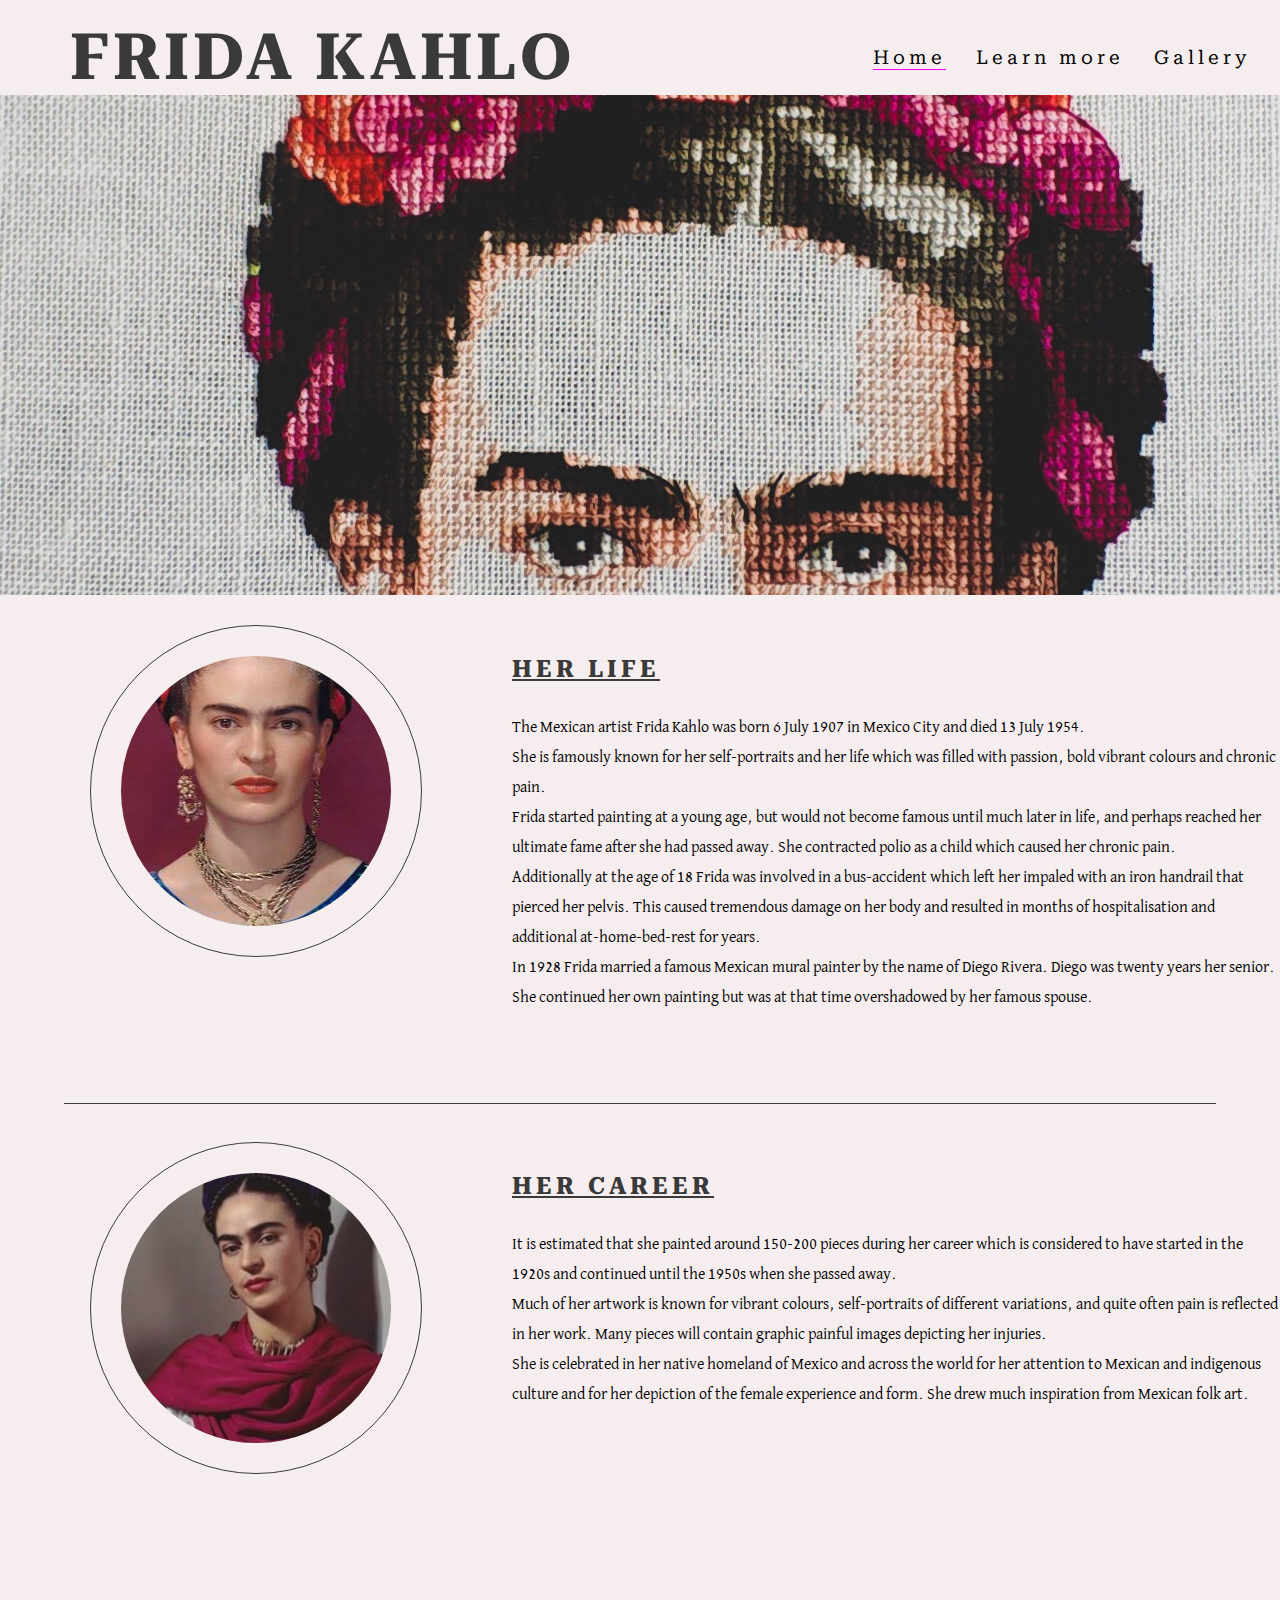
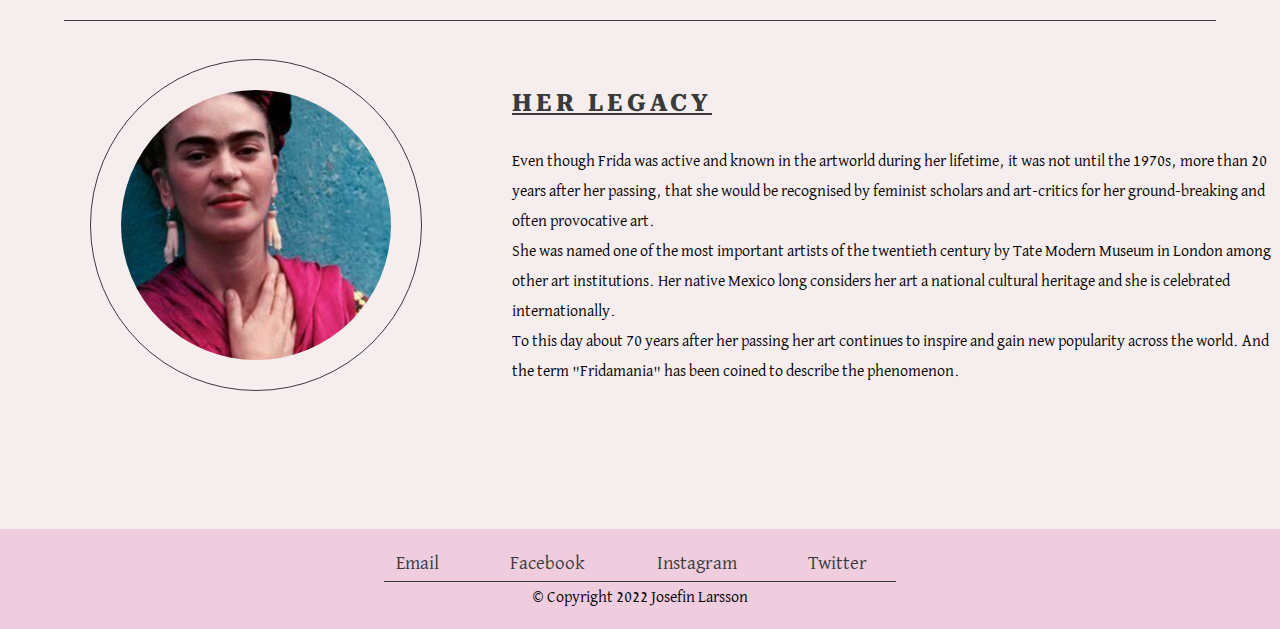
<file: index.html>
<!DOCTYPE html>
<html lang="en">

<head>
    <meta charset="UTF-8">
    <meta http-equiv="X-UA-Compatible" content="IE=edge">
    <meta name="viewport" content="width=device-width, initial-scale=1.0">
    <meta name="description" content="A website about the artist Frida Kahlo">
    <meta name="keywords" content="frida kahlo, art, artist, mexican artist, female artist">

    <link rel="stylesheet" href="assets/css/style.css">
    <title>Frida Kahlo</title>
</head>

<body>

    <header>

        <a href="index.html">
            <h1 id="logo">Frida Kahlo</h1>
        </a>

        <nav id="menu">
            <ul>
                <li>
                    <a href="gallery.html">Gallery</a>
                </li>
                <li>
                    <a href="about.html">Learn more</a>
                </li>
                <li>
                    <a href="index.html" class="active">Home</a>
                </li>
            </ul>
        </nav>

    </header>

    <div id="hero-outer">
        <div id="hero-image"></div>
    </div>

    <section class="intro">

        <div class="left-intro">
            <div class="circle-container">
                <div id="circle-cover-bg-a">
                </div>
            </div>
        </div>
        <div class="right-intro">
            <h2>Her Life</h2>
            <div class="intro-p">
                <p> The Mexican artist Frida Kahlo was born 6 July 1907 in Mexico City and died 13 July 1954.
                    <br>She is famously known for her self-portraits and her life which was
                    filled with passion, bold vibrant colours and chronic pain.
                    <br>
                    Frida started painting at a young age, but would not become famous until much later in life,
                    and perhaps reached her ultimate fame after
                    she had passed away.
                    She contracted polio as a child which caused her chronic pain.
                    <br>
                    Additionally at the
                    age of 18 Frida was involved in a bus-accident which left her impaled with an iron
                    handrail that pierced her pelvis. This caused tremendous damage on her body and resulted in
                    months of hospitalisation and additional at-home-bed-rest for years.
                    <br>
                    In 1928 Frida married a famous Mexican mural painter by the name of Diego Rivera. Diego was twenty
                    years her senior. She continued her own painting but was at that time overshadowed by her famous
                    spouse.
                </p>
            </div>
        </div>

    </section>
    <hr class="intro-hr">
    <section class="intro">

        <div class="left-intro">
            <div class="circle-container">
                <div id="circle-cover-bg-b">
                </div>
            </div>
        </div>

        <div class="right-intro">
            <h2>Her Career</h2>
            <div class="intro-p">
                <p>It is estimated that she painted around 150-200 pieces during her career which is considered to have
                    started in the 1920s and continued until the 1950s when she passed away.
                    <br>Much of her artwork is known for vibrant colours, self-portraits of different variations, and
                    quite often pain is reflected in her work. Many pieces will contain graphic painful images depicting
                    her
                    injuries.
                    <br>
                    She is celebrated in her native homeland of Mexico and across the world for her attention to
                    Mexican and indigenous culture and for her depiction of the female experience and form. She drew
                    much inspiration from Mexican folk art.
                </p>
            </div>
        </div>

    </section>
    <hr class="intro-hr">
    <section class="intro">

        <div class="left-intro">
            <div class="circle-container">
                <div id="circle-cover-bg-c">
                </div>
            </div>
        </div>

        <div class="right-intro">
            <h2>Her Legacy</h2>
            <div class="intro-p">
                <p> Even though Frida was active and known in the artworld during her lifetime, it was not until the
                    1970s, more than 20 years after her passing, that she would be recognised by feminist scholars and
                    art-critics for her ground-breaking and often provocative art.
                    <br>
                    She was named one of the most important artists of the twentieth century by Tate Modern Museum
                    in London among other art institutions. Her native Mexico long considers her art a national cultural
                    heritage and
                    she is celebrated internationally.
                    <br>
                    To this day about 70 years after her passing her art continues to inspire and gain new popularity
                    across the world. And the term "Fridamania" has been coined to describe the phenomenon.
                </p>
            </div>
        </div>

    </section>

    <footer>
        <ul id="contact-social-copy">
            <li>
                <a href="mailto:sjl.web.test@gmail.com" target="_blank" rel="noopener"
                    aria-label="Send us an Email (opens in a new tab)">Email</a>
            </li>
            <li>
                <a href="https://www.facebook.com/fridakahlo" target="_blank" rel="noopener"
                    aria-label="Visit Frida Kahlo Facebook page (opens in a new tab)">Facebook</a>
            </li>
            <li>
                <a href="https://www.instagram.com/fridakahlo/" target="_blank" rel="noopener"
                    aria-label="Visit Frida Kahlo Instagram page (opens in a new tab)">Instagram</a>
            </li>
            <li>
                <a href="https://twitter.com" target="_blank" rel="noopener"
                    aria-label="Visit our Twitter page (opens in a new tab)">Twitter</a>
            </li>

        </ul>
        <hr class="footer-hr">
        <p>&copy; Copyright 2022 Josefin Larsson</p>
    </footer>

</body>

</html>
</file>
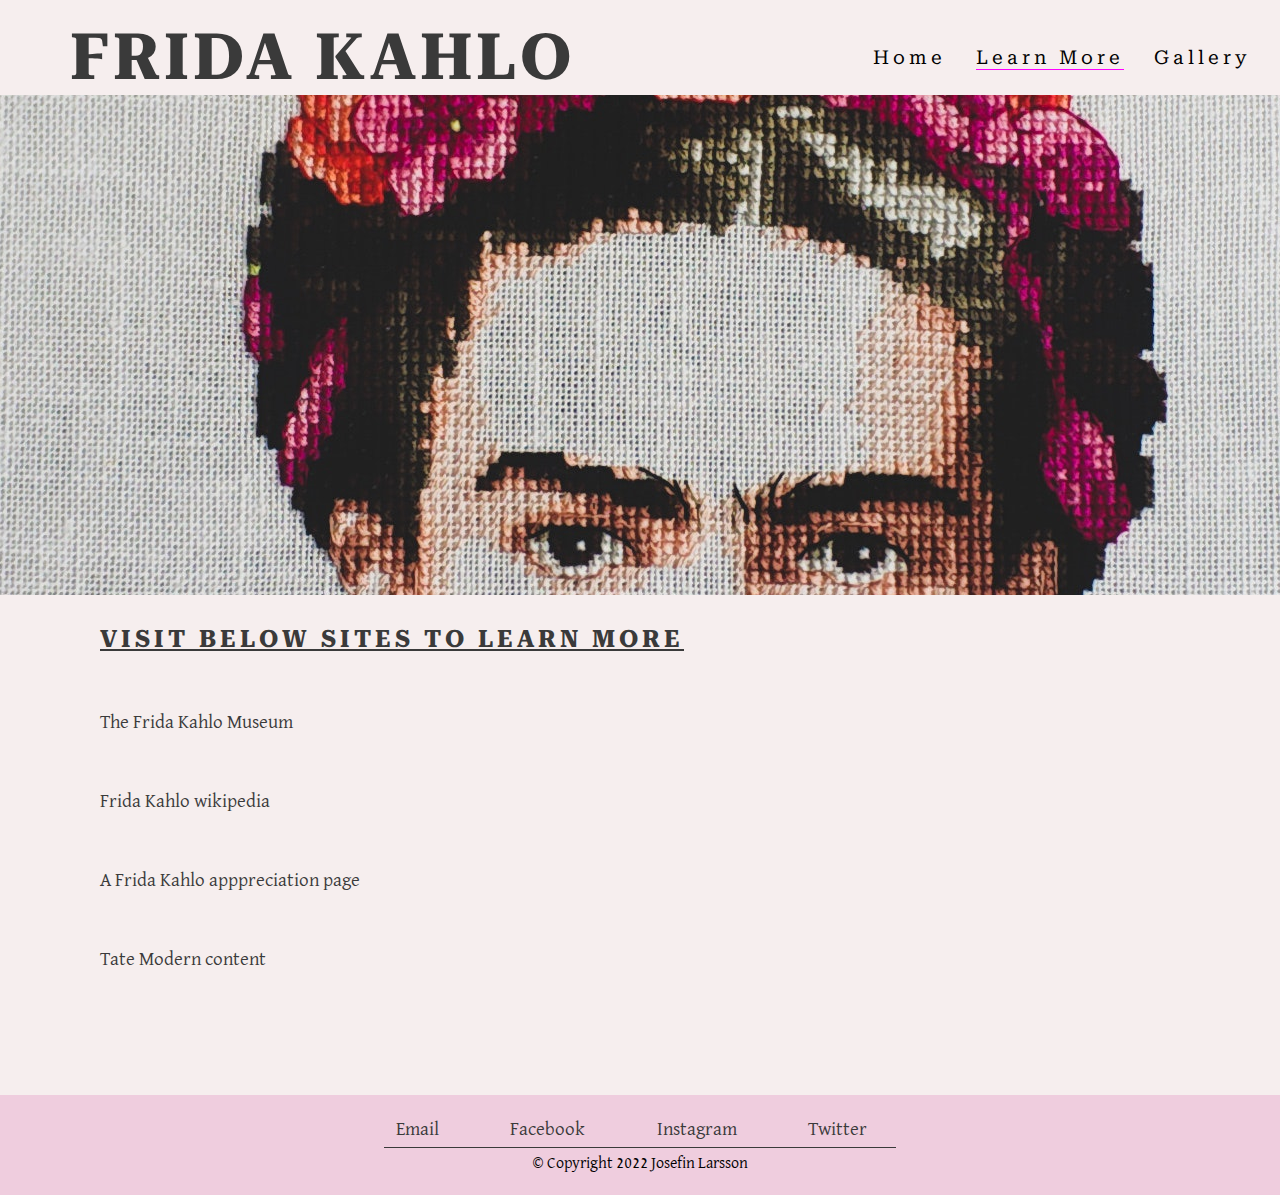
<file: about.html>
<!DOCTYPE html>
<html lang="en">

<head>
    <meta charset="UTF-8">
    <meta http-equiv="X-UA-Compatible" content="IE=edge">
    <meta name="viewport" content="width=device-width, initial-scale=1.0">
    <meta name="description" content="A website about the artist Frida Kahlo">
    <meta name="keywords" content="frida kahlo, art, artist, mexican artist, female artist">

    <link rel="stylesheet" href="assets/css/style.css">
    <title>Frida Kahlo</title>
</head>

<body>

    <header>
        <a href="index.html">
            <h1 id="logo">
                Frida Kahlo
            </h1>
        </a>
        <nav id="menu">
            <ul>
                <li>
                    <a href="gallery.html">Gallery</a>
                </li>
                <li>
                    <a href="about.html" class="active">Learn More</a>
                </li>
                <li>
                    <a href="index.html">Home</a>
                </li>
            </ul>
        </nav>
    </header>

    <div id="hero-outer">
        <div id="hero-image"></div>
    </div>

    <section id="learn-more">
        <h2> Visit below sites to learn more</h2>

        <div class="external-sites">
            <a href="https://www.museofridakahlo.org.mx/?lang=en" target="_blank" rel="noopener"
                aria-label="Visit the Frida Kahlo Museum website, opens in a new tab">The Frida Kahlo Museum</a>
        </div>

        <div class="external-sites">
            <a href="https://en.wikipedia.org/wiki/Frida_Kahlo" target="_blank" rel="noopener"
                aria-label="Visit the Frida Kahlo wikipedia page, opens in a new tab">Frida Kahlo wikipedia</a>
        </div>

        <div class="external-sites">
            <a href="https://www.fridakahlo.org/" target="_blank" rel="noopener"
                aria-label="Visit a more indept Frida Kahlo appreciation page, opens in a new tab">A Frida Kahlo
                apppreciation page</a>
        </div>

        <div class="external-sites">
            <a href="https://www.tate.org.uk/whats-on/tate-modern/frida-kahlo" target="_blank" rel="noopener"
                aria-label="Visit Tate Modern content page on Frida Kahlo, opens in a new tab"> Tate Modern
                content</a>
        </div>
    </section>

    <footer>

        <ul id="contact-social-copy">
            <li>
                <a href="mailto:sjl.web.test@gmail.com" target="_blank" rel="noopener"
                    aria-label="Send us an Email (opens in a new tab)">Email</a>
            </li>
            <li>
                <a href="https://www.facebook.com/fridakahlo" target="_blank" rel="noopener"
                    aria-label="Visit Frida Kahlo Facebook page (opens in a new tab)">Facebook</a>
            </li>
            <li>
                <a href="https://www.instagram.com/fridakahlo/" target="_blank" rel="noopener"
                    aria-label="Visit Frida Kahlo Instagram page (opens in a new tab)">Instagram</a>
            </li>
            <li>
                <a href="https://twitter.com" target="_blank" rel="noopener"
                    aria-label="Visit our Twitter page (opens in a new tab)">Twitter</a>
            </li>

        </ul>
        <hr class="footer-hr">
        <p>&copy; Copyright 2022 Josefin Larsson</p>
    </footer>
</body>

</html>
</file>
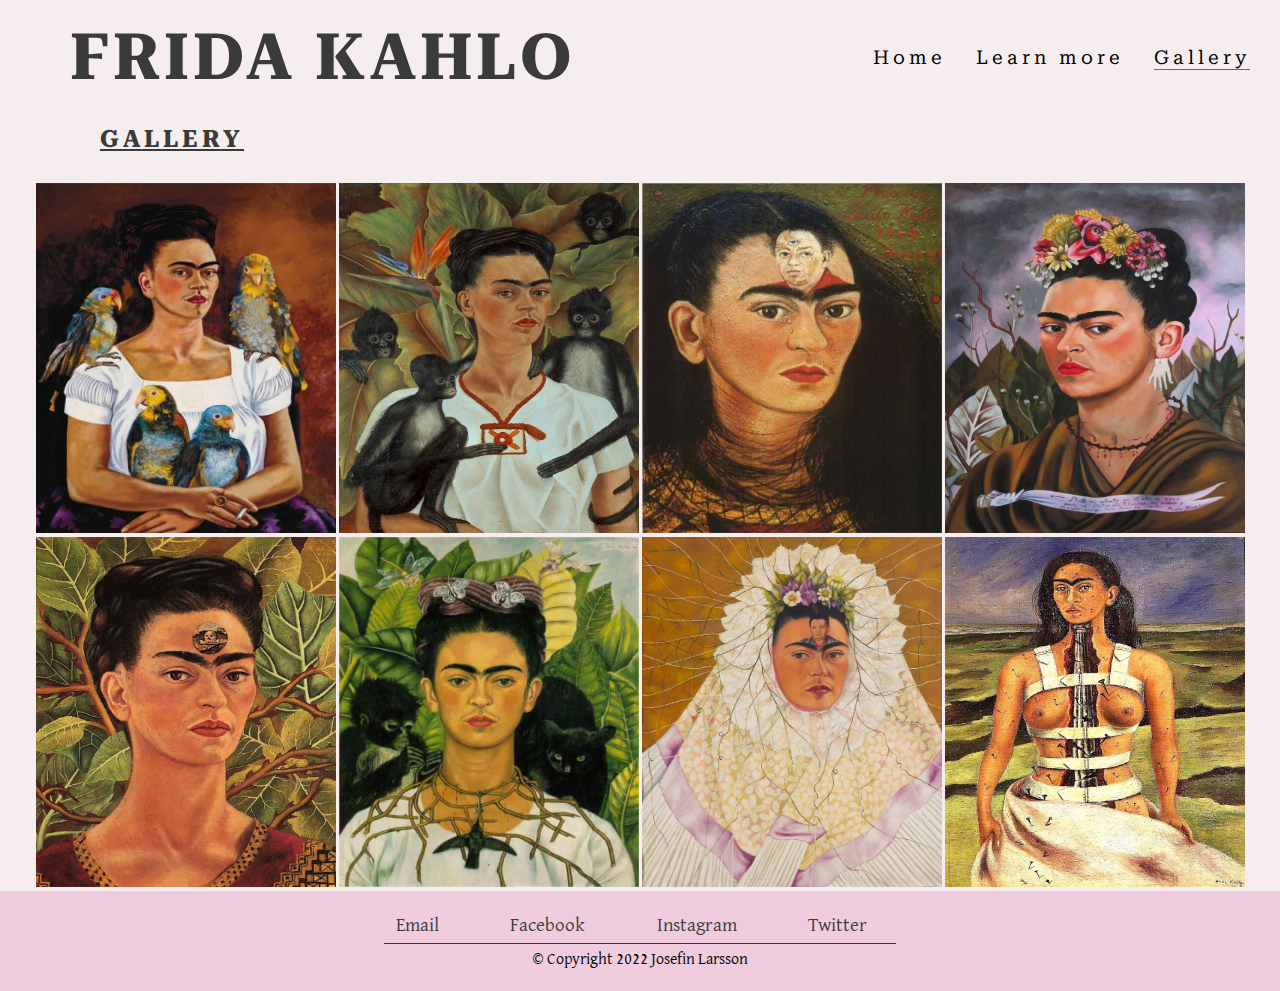
<file: gallery.html>
<!DOCTYPE html>
<html lang="en">

<head>
    <meta charset="UTF-8">
    <meta http-equiv="X-UA-Compatible" content="IE=edge">
    <meta name="viewport" content="width=device-width, initial-scale=1.0">
    <meta name="description" content="A website about the artist Frida Kahlo">
    <meta name="keywords" content="frida kahlo, art, artist, mexican artist, female artist">

    <link rel="stylesheet" href="assets/css/style.css">
    <title>Frida Kahlo</title>
</head>

<body>
    <header>
        <a href="index.html">
            <h1 id="logo">
                Frida Kahlo
            </h1>
        </a>
        <nav id="menu">
            <ul>
                <li>
                    <a href="gallery.html" class="active">Gallery</a>
                </li>
                <li>
                    <a href="about.html">Learn more</a>
                </li>
                <li>
                    <a href="index.html">Home</a>
                </li>
            </ul>
        </nav>
    </header>

    <section id="gallery">
        <h2>Gallery</h2>
        <div class="row">
            <img src="assets/images/me-and-my-parrots.jpg"
                alt="A portrait of Frida with 4 parrots, image from fridakahlo.org">
            <img src="assets/images/self-portrait-with-monkeys.jpg"
                alt="A portrait of Frida with 4 monkeys, image from fridakahlo.org">
            <img src="assets/images/diego-and-i.jpg"
                alt="Self-portrait with an image of Diego Rivera on Frida's forehead, image from fridakahlo.org">
            <img src="assets/images/self-portrait-dedicated-to-dr-eloesser.jpg"
                alt=" Self-portrait, image from fridakahlo.org">
        </div>
        <div class="row">
            <img src="assets/images/thinking-about-death.jpg"
                alt="Self-portrait with an image of a skull on Frida's forehead, image from fridakahlo.org">
            <img src="assets/images/self-portrait-with-necklace-of-thorns.jpg"
                alt="Self-portrait with a necklace of thorns, image from fridakahlo.org">
            <img src="assets/images/self-portrait-as-a-tehuana.jpg"
                alt="Self-portrait as a tehuana, image from fridakahlo.org">
            <img src="assets/images/the-broken-column.jpg"
                alt="Self-portrait showing nudity and Frida's broken spine, image from fridakahlo.org">

        </div>
    </section>

    <footer>

        <ul id="contact-social-copy">
            <li>
                <a href="mailto:sjl.web.test@gmail.com" target="_blank" rel="noopener"
                    aria-label="Send us an Email (opens in a new tab)">Email</a>
            </li>
            <li>
                <a href="https://www.facebook.com/fridakahlo" target="_blank" rel="noopener"
                    aria-label="Visit Frida Kahlo Facebook page (opens in a new tab)">Facebook</a>
            </li>
            <li>
                <a href="https://www.instagram.com/fridakahlo/" target="_blank" rel="noopener"
                    aria-label="Visit Frida Kahlo Instagram page (opens in a new tab)">Instagram</a>
            </li>
            <li>
                <a href="https://twitter.com" target="_blank" rel="noopener"
                    aria-label="Visit our Twitter page (opens in a new tab)">Twitter</a>
            </li>
        </ul>
        <hr class="footer-hr">
        <p>&copy; Copyright 2022 Josefin Larsson</p>
    </footer>

</body>

</html>
</file>
<file: assets/css/style.css>
@import url('https://fonts.googleapis.com/css2?family=David+Libre&family=Roboto+Serif:ital,opsz,wght@1,8..144,200&display=swap');

* {
    padding: 0;
    margin: 0;
    border: none;
}

header {
    font-family: "Roboto Serif", sans-serif;
}

body {
    font-family: "David Libre", sans-serif;
    background-color: #f6eeee;
}


/* headings and logo */

h1,
h2 {
    font-family: "Roboto serif", sans-serif;
    text-transform: uppercase;
    letter-spacing: 4px;
    color: #3a3a3a;
}

#logo {
    float: left;
    font-size: 400%;
    margin-left: 70px;
    margin-top: 20px;
    line-height: 75px;
}


/* navigation links */

#menu {
    font-size: 120%;
    letter-spacing: 4px;
    line-height: 75px;
}

#menu li {
    float: right;
    list-style-type: none;
    margin-right: 30px;
    margin-top: 20px;
}

#menu a {
    text-decoration: none;
    color: inherit;
}

#menu a:hover {
    border-bottom: 1px solid #FF00FF;
}

.active {
    border-bottom: 1px solid #FF00FF;
}


/* hero image */

#hero-outer {
    height: 500px;
    width: 100%;
    overflow: hidden;
    position: relative;
}

#hero-image {
    height: 500px;
    width: 110%;
    background: url('../images/pexels-olga-kalinina-7529048\ \(1\).jpg') no-repeat center center;
}


/* homepage */

.intro {
    height: 500px;
}

.intro h2 {
    padding-top: 30px;
    text-align: left;
    text-decoration: underline;
}

.left-intro {
    padding-top: 30px;
    width: 40%;
    float: left;
}

.right-intro {
    padding-top: 30px;
    width: 60%;
    float: right;
}

.intro-p {
    width: 100%;
    line-height: 30px;
    font-size: 100%;
    margin-top: 30px;
    text-align: left;
}

.circle-container {
    width: 270px;
    height: 270px;
    padding: 30px;
    border-style: solid;
    border-color: #3a3a3a;
    border-width: 1px;
    border-radius: 50%;
    margin: 0 auto;
    overflow: hidden;
}

#circle-cover-bg-a {
    background: url('../images/frida-in-blue-dress.jpg') no-repeat center center;
    height: 100%;
    border-radius: 50%;
}

#circle-cover-bg-b {
    background: url('../images/frida-photo.jpg') no-repeat center center;
    height: 100%;
    border-radius: 50%;
}

#circle-cover-bg-c {
    background: url('../images/frida-with-picasso-earrings.jpg') no-repeat center center;
    height: 100%;
    border-radius: 50%;
}

/* .intro-hr styling code below from stackoverflow.com */

.intro-hr {
    display: block;
    position: relative;
    padding: 0;
    margin: 8px auto;
    height: 0;
    width: 90%;
    max-height: 0;
    font-size: 1px;
    line-height: 0;
    clear: both;
    border: none;
    border-top: 1px solid #3a3a3a;
}


/* footer */

footer {
    height: 100px;
    background-color: rgb(239 205 222);
}

#contact-social-copy {
    text-align: center;
    padding-top: 25px;
}

#contact-social-copy>li {
    display: inline;
    list-style-type: none;
}

#contact-social-copy a {
    font-size: 120%;
    text-decoration: none;
    margin: 1%;
    padding: 1%;
    color: #3a3a3a;
    margin-right: 30px;
    margin-top: 20px;
}

footer p {
    text-align: center;
}

/* .footer-hr styling code below from stackoverflow.com */

.footer-hr {
    display: block;
    position: relative;
    padding: 0;
    margin: 8px auto;
    height: 0;
    width: 40%;
    max-height: 0;
    font-size: 1px;
    line-height: 0;
    clear: both;
    border: none;
    border-top: 1px solid #3a3a3a;
}


/* learn more page */

#learn-more {
    height: 500px;
}

#learn-more h2 {
    text-align: left;
    padding: 30px;
    margin-left: 70px;
    text-decoration: underline;
}

.external-sites {
    text-align: left;
    padding: 30px;
    margin-left: 70px;
}

.external-sites a {
    color: #3a3a3a;
    font-size: 120%;
    text-decoration: none;
}

.external-sites a:hover {
    color: #FF00FF;
}


/* gallery page */

#gallery {
    clear: both;
    text-align: center;

}

#gallery h2 {
    text-align: left;
    padding: 30px;
    margin-left: 70px;
    text-decoration: underline;
}

.row {
    display: inline-block;
    vertical-align: middle;
}

.row img {
    width: 300px;
    height: 350px;
}


/* Media queries */

/* For larger to medium screens size from 1200px wide and down */

@media screen and (max-width: 1200px) {
    .intro {
        width: 65%;
        height: 1200px;
        margin: 0 auto;
    }

    #left-intro,
    #right-intro {
        width: 100%;
        float: left;
        padding: 0;
    }

    hr {
        display: none;
    }
}

/* For medium screens size from 950px wide and down */

@media screen and (max-width: 950px) {
    #menu {
        clear: left;
        float: left;
        margin-left: 30px;
        margin-bottom: 20px;
        line-height: 25px;
        font-size: 85%;
        letter-spacing: 2px;
        float: left;
    }

    .intro {
        width: 90%;
        height: 1000px;
        margin: 0 auto;
    }

    .left-intro,
    .right-intro {
        width: inherit;
    }

    .left-intro h2,
    .right-intro h2 {
        width: 100%;
    }

    .intro-p {
        padding: 0;
    }

    #contact-social-copy a {
        font-size: 85%;
        margin: 0;
        padding: 0;
    }

    footer p {
        font-size: 70%;
    }

    #logo {
        font-size: 250%;
        margin-left: 30px;
    }

    .circle-container {
        size:80%
    }
}
</file>
